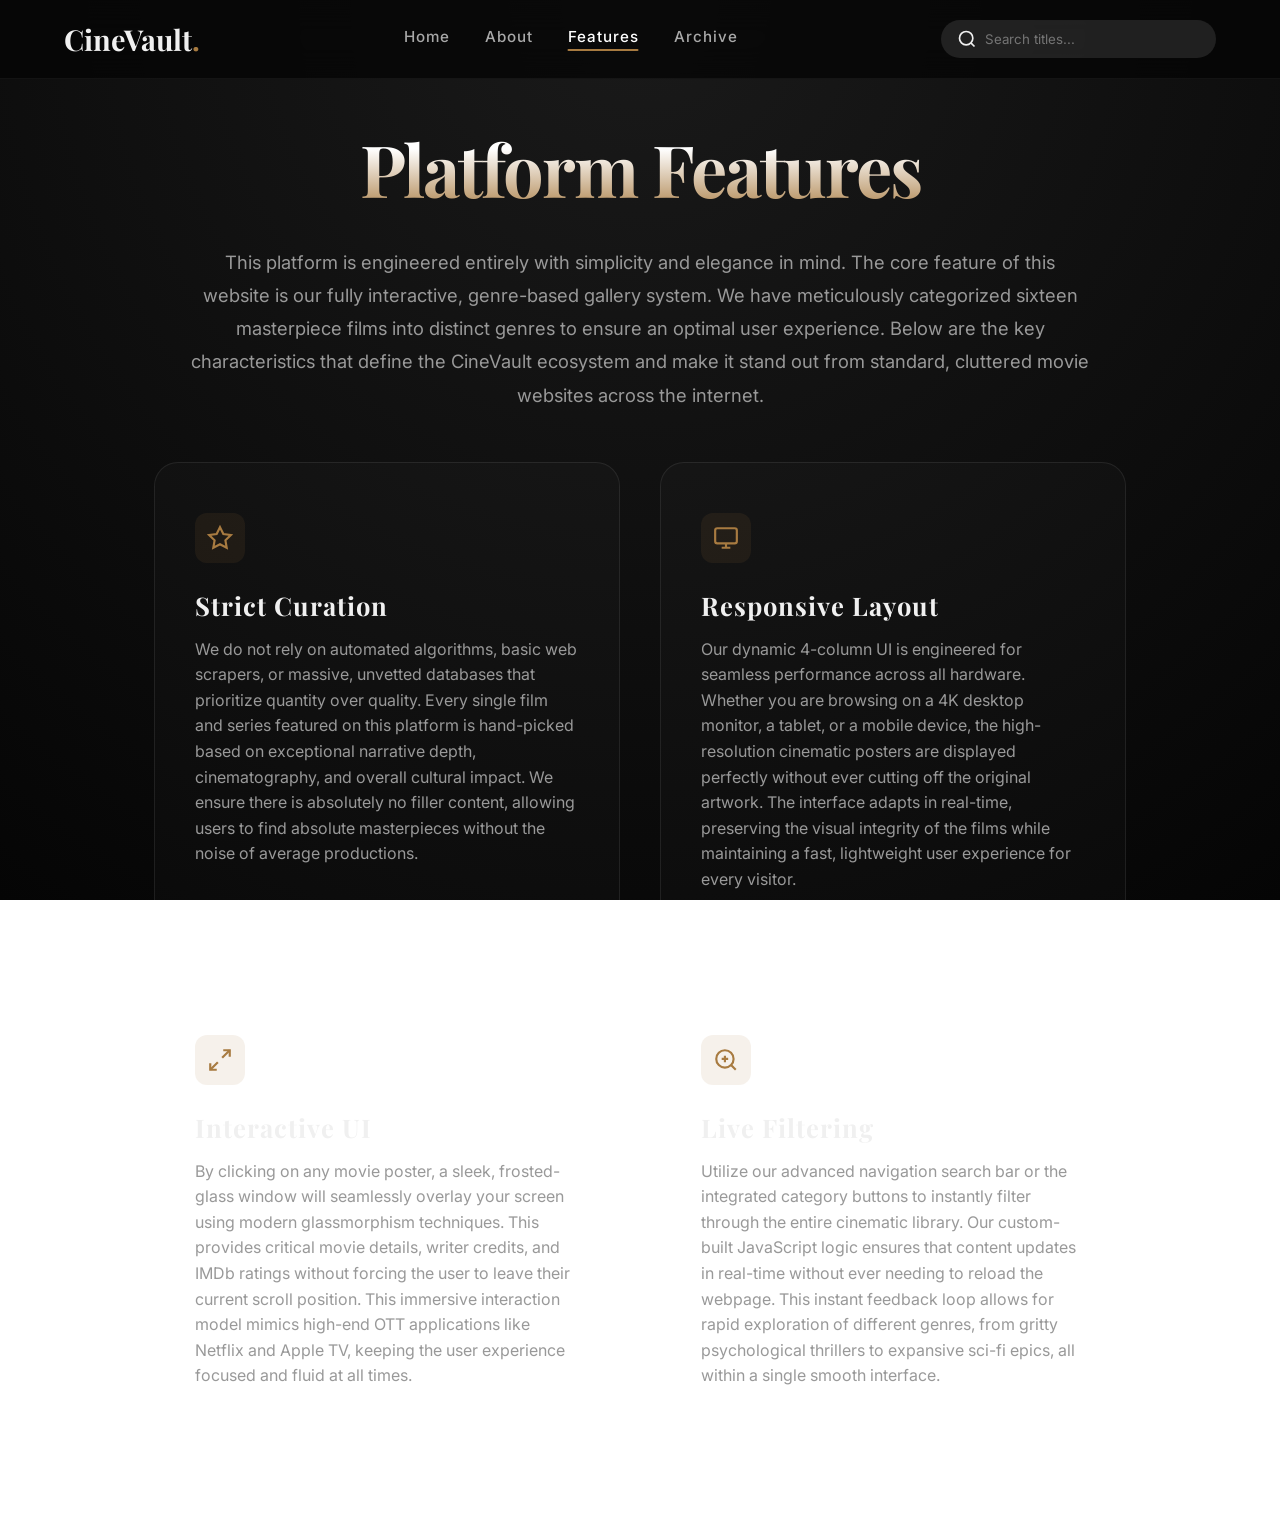
<file: features.html>
<!DOCTYPE html>
<html lang="en">
<head>
    <meta charset="UTF-8">
    <meta name="viewport" content="width=device-width, initial-scale=1.0">
    <title>CineVault | Features</title>
    <link rel="preconnect" href="https://fonts.googleapis.com">
    <link rel="preconnect" href="https://fonts.gstatic.com" crossorigin>
    <link href="https://fonts.googleapis.com/css2?family=Inter:wght@300;400;500;600&family=Playfair+Display:wght@600;700&display=swap" rel="stylesheet">
    <link rel="stylesheet" href="style.css">
</head>
<body>
    <!-- Sticky Navbar -->
    <nav id="navbar">
        <div class="nav-brand">CineVault<span>.</span></div>
        <div class="nav-links">
            <a href="index.html">Home</a>
            <a href="about.html">About</a>
            <a href="features.html" class="active">Features</a>
            <a href="gallery.html">Archive</a>
        </div>
        <div class="nav-search">
            <svg width="20" height="20" viewBox="0 0 24 24" fill="none" stroke="currentColor" stroke-width="2"><circle cx="11" cy="11" r="8"></circle><line x1="21" y1="21" x2="16.65" y2="16.65"></line></svg>
            <input type="text" id="searchInput" placeholder="Search titles...">
        </div>
    </nav>

    <div class="page-header fade-in-section">
        <h1 style="font-size: 3.5rem; color: #fff;">Platform Features</h1>
    </div>

    <div class="container fade-in-section" style="margin-top: 30px;">
        <p class="text-content" style="text-align: center; max-width: 900px; margin: 0 auto;">This platform is engineered entirely with simplicity and elegance in mind. The core feature of this website is our fully interactive, genre-based gallery system. We have meticulously categorized sixteen masterpiece films into distinct genres to ensure an optimal user experience. Below are the key characteristics that define the CineVault ecosystem and make it stand out from standard, cluttered movie websites across the internet.</p>
    </div>

   <div class="feature-grid-page fade-in-section">
        
        <!-- Feature 1 -->
        <div class="feature-box">
            <div class="feature-icon">
                <svg viewBox="0 0 24 24" fill="none" stroke="currentColor" stroke-width="2"><path d="M12 2l3.09 6.26L22 9.27l-5 4.87 1.18 6.88L12 17.77l-6.18 3.25L7 14.14 2 9.27l6.91-1.01L12 2z"/></svg>
            </div>
            <h3>Strict Curation</h3>
            <p>We do not rely on automated algorithms, basic web scrapers, or massive, unvetted databases that prioritize quantity over quality. Every single film and series featured on this platform is hand-picked based on exceptional narrative depth, cinematography, and overall cultural impact. We ensure there is absolutely no filler content, allowing users to find absolute masterpieces without the noise of average productions.</p>
        </div>

        <!-- Feature 2 -->
        <div class="feature-box">
            <div class="feature-icon">
                <svg viewBox="0 0 24 24" fill="none" stroke="currentColor" stroke-width="2"><rect x="2" y="3" width="20" height="14" rx="2" ry="2"/><line x1="8" y1="21" x2="16" y2="21"/><line x1="12" y1="17" x2="12" y2="21"/></svg>
            </div>
            <h3>Responsive Layout</h3>
            <p>Our dynamic 4-column UI is engineered for seamless performance across all hardware. Whether you are browsing on a 4K desktop monitor, a tablet, or a mobile device, the high-resolution cinematic posters are displayed perfectly without ever cutting off the original artwork. The interface adapts in real-time, preserving the visual integrity of the films while maintaining a fast, lightweight user experience for every visitor.</p>
        </div>

        <!-- Feature 3 -->
        <div class="feature-box">
            <div class="feature-icon">
                <svg viewBox="0 0 24 24" fill="none" stroke="currentColor" stroke-width="2"><path d="M15 3h6v6"/><path d="M9 21H3v-6"/><path d="M21 3l-7 7"/><path d="M3 21l7-7"/></svg>
            </div>
            <h3>Interactive UI</h3>
            <p>By clicking on any movie poster, a sleek, frosted-glass window will seamlessly overlay your screen using modern glassmorphism techniques. This provides critical movie details, writer credits, and IMDb ratings without forcing the user to leave their current scroll position. This immersive interaction model mimics high-end OTT applications like Netflix and Apple TV, keeping the user experience focused and fluid at all times.</p>
        </div>

        <!-- Feature 4 -->
        <div class="feature-box">
            <div class="feature-icon">
                <svg viewBox="0 0 24 24" fill="none" stroke="currentColor" stroke-width="2"><circle cx="11" cy="11" r="8"/><line x1="21" y1="21" x2="16.65" y2="16.65"/><line x1="11" y1="8" x2="11" y2="14"/><line x1="8" y1="11" x2="14" y2="11"/></svg>
            </div>
            <h3>Live Filtering</h3>
            <p>Utilize our advanced navigation search bar or the integrated category buttons to instantly filter through the entire cinematic library. Our custom-built JavaScript logic ensures that content updates in real-time without ever needing to reload the webpage. This instant feedback loop allows for rapid exploration of different genres, from gritty psychological thrillers to expansive sci-fi epics, all within a single smooth interface.</p>
        </div>

    </div>

    <script src="script.js"></script>
</body>
</html>
</file>
<file: style.css>
/* --- PREMIUM CINEMATIC UI --- */

:root {
    --bg-color: #0a0a0a;
    --surface-color: #141414;
    --text-main: #f0f0f0;
    --text-muted: #999;
    --accent-gold: #a87b41;
    --glass-bg: rgba(20, 20, 20, 0.65);
    --transition-smooth: all 0.4s cubic-bezier(0.25, 0.46, 0.45, 0.94);
}

/* Fixed: Pulled out of the * block */
html {
    scroll-behavior: smooth;
}

* {
    margin: 0;
    padding: 0;
    box-sizing: border-box;
}

body {
    background-color: var(--bg-color);
    color: var(--text-main);
    font-family: 'Inter', sans-serif;
    overflow-x: hidden;
}

h1, h2, h3, .nav-brand {
    font-family: 'Playfair Display', serif;
}

.container {
    max-width: 1200px;
    margin: 0 auto;
    padding: 0 5%;
}

/* --- NAVIGATION --- */
nav {
    position: fixed;
    top: 0;
    width: 100%;
    padding: 20px 5%;
    display: flex;
    justify-content: space-between;
    align-items: center;
    z-index: 1000;
    
    /* The Apple TV+ / Stripe Glass Effect */
    background: rgba(5, 5, 5, 0.75); 
    backdrop-filter: blur(16px);
    -webkit-backdrop-filter: blur(16px);
    border-bottom: 1px solid rgba(255, 255, 255, 0.05);
    transition: all 0.4s ease;
}

nav.scrolled {
    background: var(--glass-bg);
    backdrop-filter: blur(15px);
    border-bottom: 1px solid rgba(255,255,255,0.05);
    padding: 15px 5%;
}

.nav-brand {
    font-size: 1.8rem;
    font-weight: 700;
}

.nav-brand span {
    color: var(--accent-gold);
}

.nav-links {
    display: flex;
    gap: 35px; /* Increased breathing room */
}

.nav-links a {
    color: rgba(255, 255, 255, 0.65); /* Muted by default */
    text-decoration: none;
    font-weight: 500;
    font-size: 0.95rem;
    letter-spacing: 1px;
    position: relative;
    padding-bottom: 5px;
    transition: color 0.3s ease;
}

.nav-links a:hover, .nav-links a.active {
    color: #ffffff; /* Bright on hover/active */
}

/* Animated Gold Underline */
.nav-links a::after {
    content: '';
    position: absolute;
    width: 0;
    height: 2px;
    bottom: 0;
    left: 50%;
    background-color: var(--accent-gold);
    transition: all 0.3s cubic-bezier(0.25, 0.46, 0.45, 0.94);
    transform: translateX(-50%);
    border-radius: 2px;
}

.nav-links a:hover::after, .nav-links a.active::after {
    width: 100%;
}

.nav-search {
    display: flex;
    align-items: center;
    background: rgba(255,255,255,0.1);
    border-radius: 20px;
    padding: 8px 15px;
    border: 1px solid transparent;
    transition: var(--transition-smooth);
}

.nav-search:focus-within {
    border-color: var(--accent-gold);
    background: rgba(255,255,255,0.15);
}

.nav-search input {
    background: transparent;
    border: none;
    color: white;
    outline: none;
    margin-left: 8px;
    font-family: 'Inter';
}

/* --- HERO SECTION --- */
/* --- PREMIUM HERO SECTION --- */
.hero {
    position: relative;
    height: 100vh;
    width: 100%;
    display: flex;
    align-items: center;
    background-color: #050505;
    overflow: hidden;
}

/* Film Grain Effect */
.film-grain {
    position: absolute;
    top: 0; left: 0;
    width: 100%; height: 100%;
    background-image: url('https://grainy-gradients.vercel.app/noise.svg');
    opacity: 0.15;
    pointer-events: none;
    z-index: 5;
}

/* Background & Overlays */
.hero-bg {
    position: absolute;
    top: 0; left: 0;
    width: 100%; height: 100%;
    z-index: 1;
}

.hero-bg img {
    width: 100%;
    height: 100%;
    object-fit: cover;
    transform: scale(1.05); /* Prepped for parallax */
}

.hero-overlay {
    position: absolute;
    inset: 0;
    background: 
        /* Deep Black Edge (Vignette) */
        radial-gradient(circle at 30% 50%, transparent 0%, rgba(5,5,5,0.8) 100%),
        /* Left-to-Right Text Protection */
        linear-gradient(to right, rgba(5,5,5,1) 0%, rgba(5,5,5,0.4) 40%, transparent 100%),
        /* Bottom Fade into next section */
        linear-gradient(to top, rgba(5,5,5,1) 0%, transparent 30%);
}

/* Layout */
.hero-container {
    position: relative;
    z-index: 10;
    display: grid;
    grid-template-columns: 1.2fr 0.8fr;
    align-items: center;
    width: 100%;
}

/* Typography Hierarchy */
.featured-badge {
    color: var(--accent-gold);
    text-transform: uppercase;
    letter-spacing: 4px;
    font-size: 0.8rem;
    font-weight: 700;
    margin-bottom: 20px;
    display: flex;
    align-items: center;
    gap: 10px;
}

.pulse {
    width: 8px; height: 8px;
    background: var(--accent-gold);
    border-radius: 50%;
    box-shadow: 0 0 10px var(--accent-gold);
    animation: badge-pulse 2s infinite;
}

.hero-title {
    font-family: 'Playfair Display', serif;
    font-size: clamp(4rem, 10vw, 7.5rem);
    line-height: 0.9;
    margin-bottom: 15px;
    color: #fff;
    text-shadow: 0 0 30px rgba(168, 123, 65, 0.2);
}

.hero-subtitle {
    font-family: 'Inter', sans-serif;
    font-size: 1.2rem;
    color: var(--text-muted);
    letter-spacing: 5px;
    text-transform: uppercase;
    margin-bottom: 40px;
    max-width: 500px;
}

/* Floating Card Element */
.hero-secondary {
    display: flex;
    justify-content: center;
    perspective: 1000px;
}

.floating-card {
    width: 280px;
    aspect-ratio: 2/3;
    border-radius: 20px;
    position: relative;
    transform: rotateY(-15deg) rotateX(5deg);
    transition: var(--transition-smooth);
    box-shadow: 0 50px 80px rgba(0,0,0,0.8);
    overflow: hidden;
    border: 1px solid rgba(255,255,255,0.1);
}

.floating-card img {
    width: 100%; height: 100%;
    object-fit: cover;
}

.card-glow {
    position: absolute;
    inset: 0;
    background: radial-gradient(circle at top left, rgba(168, 123, 65, 0.3), transparent);
    z-index: 2;
}

.card-meta {
    position: absolute;
    bottom: 20px;
    left: 20px;
    z-index: 3;
    display: flex;
    gap: 15px;
}

.rating { color: var(--accent-gold); font-weight: 700; }

/* Scroll Indicator */
.scroll-indicator {
    position: absolute;
    bottom: 40px;
    left: 50%;
    transform: translateX(-50%);
    z-index: 10;
}

.mouse {
    width: 24px; height: 40px;
    border: 2px solid var(--text-muted);
    border-radius: 20px;
    display: flex;
    justify-content: center;
}

.wheel {
    width: 3px; height: 8px;
    background: var(--accent-gold);
    border-radius: 2px;
    margin-top: 8px;
    animation: scroll-wheel 2s infinite;
}

/* --- ANIMATIONS --- */
@keyframes fadeInUp {
    from { opacity: 0; transform: translateY(40px); }
    to { opacity: 1; transform: translateY(0); }
}

@keyframes badge-pulse {
    0% { transform: scale(1); opacity: 1; }
    50% { transform: scale(1.5); opacity: 0.5; }
    100% { transform: scale(1); opacity: 1; }
}

@keyframes scroll-wheel {
    0% { transform: translateY(0); opacity: 1; }
    100% { transform: translateY(15px); opacity: 0; }
}

.fade-in-up { animation: fadeInUp 1.2s cubic-bezier(0.2, 0, 0.2, 1) forwards; }

/* Mobile View */
@media (max-width: 992px) {
    .hero-container { grid-template-columns: 1fr; text-align: center; }
    .hero-secondary { display: none; }
    .hero-subtitle { margin: 0 auto 40px auto; letter-spacing: 2px; }
    .hero-title { font-size: 4.5rem; }
}

/* --- SECTION TITLES (Fixed Alignment) --- */
/* --- SECTION TITLES (Fixed Alignment) --- */
.section-container {
    max-width: 1350px;
    margin: 0 auto;
    padding: 0 24px;
}

/* --- UNIVERSAL SECTION TITLES (Centered Aesthetic) --- */
.section-title {
    font-size: 2.2rem;
    font-weight: 600;
    color: #ffffff;
    display: flex;
    flex-direction: column; /* Puts the gold bar ABOVE the text for a premium look */
    align-items: center;
    justify-content: center;
    gap: 15px;
    margin: 80px auto 40px auto;
    text-align: center;
}

.section-title::before {
    content: "";
    display: block;
    width: 60px; /* Wider horizontal bar looks better when centered */
    height: 4px;
    background: linear-gradient(to right, transparent, var(--accent-gold), transparent);
    border-radius: 2px;
}

/* --- WELCOME SECTION TEXT --- */
.welcome-text-wrapper {
    text-align: center; /* Centers the actual paragraph text */
    max-width: 850px;   /* Keeps text from stretching too wide and looking messy */
    margin: 0 auto;
}

/* --- TRENDING SECTION WRAPPER --- */
.trending-section {
    display: block;
    width: 100%;
    margin-top: 40px;
    text-align: center;
}

.section-title::before {
    display: none; /* Kills any lingering center-lines */
}

/* --- TRENDING SCROLL ANIMATION (Massive Cinematic Scale) --- */
/* --- HORIZONTAL TRENDING ROW --- */

.trending-section .section-title {
    margin-left: 5%; /* FIX: Perfectly aligns with the 5% padding of the text above it */
}

.trending-row {
    display: flex;
    gap: 24px; /* Normal gap */
    overflow-x: auto;
    padding: 20px 5%;
    scroll-behavior: smooth;
    transition: gap 0.6s cubic-bezier(0.25, 0.46, 0.45, 0.94), padding 0.6s ease;
}

.trending-row::-webkit-scrollbar {
    display: none;
}

.trending-card {
    min-width: 300px;
    max-width: 300px;
    height: 170px;
    border-radius: 16px;
    overflow: hidden;
    flex-shrink: 0;
    transition: transform 0.6s cubic-bezier(0.25, 0.46, 0.45, 0.94), box-shadow 0.6s ease, border 0.6s ease;
    border: 1px solid transparent;
}

.trending-card img {
    width: 100%;
    height: 100%;
    object-fit: cover;
    display: block;
}

/* NORMAL Hover (when not scrolled to center yet) */
.trending-card:hover {
    transform: translateY(-6px) scale(1.04);
    box-shadow: 0 15px 40px rgba(0,0,0,0.8), 0 0 25px rgba(168, 123, 65, 0.25);
}

/* --- TRENDING SCROLL ANIMATION (Subtle & Aesthetic) --- */
.trending-row.focused-scale {
    gap: 45px; /* Creates exactly enough room for the elegant scale without overlapping */
    padding-top: 40px; 
    padding-bottom: 50px; 
}

.trending-row.focused-scale .trending-card {
    transform: scale(1.08); /* A much more elegant 8% enlargement */
    box-shadow: 0 20px 40px rgba(0,0,0,0.8), 0 0 20px rgba(168, 123, 65, 0.25);
    border: 1px solid rgba(168, 123, 65, 0.3); /* Subtle premium border */
}

/* Hovering while it is enlarged */
.trending-row.focused-scale .trending-card:hover {
    transform: scale(1.12) translateY(-6px); /* Very slight extra lift on hover */
    border-color: var(--accent-gold);
    box-shadow: 0 25px 50px rgba(0,0,0,0.9), 0 0 35px rgba(168, 123, 65, 0.5);
    z-index: 10;
}

/* Mobile Adjustments */
@media (max-width: 768px) {
    .trending-card {
        min-width: 280px;
        max-width: 280px;
        height: 157px;
    }
}

/* --- CATEGORY TABS --- */
.category-tabs {
    display: flex;
    justify-content: center; /* Centers the tabs perfectly */
    gap: 15px;
    margin-bottom: 30px;
}

.tab-btn {
    background: transparent;
    border: 1px solid #333;
    color: var(--text-muted);
    padding: 8px 20px;
    border-radius: 20px;
    cursor: pointer;
    transition: var(--transition-smooth);
}

.tab-btn.active, .tab-btn:hover {
    background: #fff;
    color: #000;
    border-color: #fff;
}

/* --- GALLERY & GRID --- */
.movie-grid {
    display: grid;
    grid-template-columns: repeat(4, 1fr);
    gap: 20px;
    padding-bottom: 60px;
}

.movie-card {
    position: relative;
    border-radius: 12px;
    overflow: hidden;
    cursor: pointer;
    background: var(--surface-color);
    aspect-ratio: 2 / 3;
    width: 100%;
    transition: transform 0.4s cubic-bezier(0.25, 0.46, 0.45, 0.94), box-shadow 0.4s ease, border 0.4s ease;
    border: 1px solid transparent;
}

.movie-card.skeleton {
    animation: pulse 1.5s infinite;
}

@keyframes pulse {
    0% { background-color: #1a1a1a; }
    50% { background-color: #2a2a2a; }
    100% { background-color: #1a1a1a; }
}

.movie-card img {
    width: 100%;
    height: 100%;
    object-fit: cover;
    transition: transform 0.6s cubic-bezier(0.25, 0.46, 0.45, 0.94);
}

.movie-card::after {
    content: '';
    position: absolute;
    bottom: 0;
    left: 0;
    width: 100%;
    height: 60%;
    background: linear-gradient(to top, rgba(0,0,0,0.9), transparent);
    opacity: 0;
    transition: var(--transition-smooth);
}

.rating-badge {
    position: absolute;
    top: 10px;
    right: 10px;
    background: rgba(0,0,0,0.7);
    backdrop-filter: blur(5px);
    color: var(--accent-gold);
    padding: 4px 8px;
    border-radius: 6px;
    font-size: 0.85rem;
    font-weight: 600;
    z-index: 2;
    border: 1px solid rgba(168, 123, 65, 0.3);
}

.fav-btn {
    position: absolute;
    top: 10px;
    left: 10px;
    z-index: 2;
    color: rgba(255,255,255,0.5);
    background: rgba(0,0,0,0.5);
    padding: 6px;
    border-radius: 50%;
    transition: var(--transition-smooth);
}

.fav-btn:hover, .fav-btn.active {
    color: #ff3b30;
    transform: scale(1.1);
}

.fav-btn.active svg {
    fill: #ff3b30;
}

.card-overlay {
    position: absolute;
    bottom: 0;
    left: 0;
    padding: 20px;
    width: 100%;
    z-index: 3;
    transform: translateY(20px);
    opacity: 0;
    transition: var(--transition-smooth);
}

.movie-title {
    font-size: 1.2rem;
    margin-bottom: 5px;
}

.movie-preview {
    font-size: 0.85rem;
    color: #ccc;
    display: -webkit-box;
    -webkit-line-clamp: 2;
    -webkit-box-orient: vertical;
    overflow: hidden;
}

.movie-card:hover {
    box-shadow: 0 0 30px rgba(168, 123, 65, 0.4);
    border: 1px solid rgba(168, 123, 65, 0.5);
    z-index: 10;
}

.movie-card:hover img {
    transform: scale(1.08);
}

.movie-card:hover::after {
    opacity: 1;
}

.movie-card:hover .card-overlay {
    transform: translateY(0);
    opacity: 1;
}

/* Responsive Grid Adjustments */
@media (max-width: 1024px) {
    .movie-grid { grid-template-columns: repeat(3, 1fr); }
}

@media (max-width: 768px) {
    .movie-grid {
        grid-template-columns: repeat(2, 1fr);
        gap: 15px;
    }
}

@media (max-width: 480px) {
    .movie-grid {
        grid-template-columns: 1fr;
        max-width: 320px;
        margin: 0 auto;
    }
}

/* --- GLASSMORPHISM MODAL --- */
.modal {
    position: fixed;
    top: 0;
    left: 0;
    width: 100%;
    height: 100%;
    z-index: 2000;
    display: flex;
    align-items: center;
    justify-content: center;
    visibility: hidden;
    opacity: 0;
    transition: visibility 0s 0.4s, opacity 0.4s;
}

.modal.active {
    visibility: visible;
    opacity: 1;
    transition: opacity 0.4s;
}

.modal-backdrop {
    position: absolute;
    width: 100%;
    height: 100%;
    background: rgba(0,0,0,0.7);
    backdrop-filter: blur(10px);
}

.modal-content {
    position: relative;
    background: var(--surface-color);
    border: 1px solid rgba(255,255,255,0.1);
    border-radius: 20px;
    width: 90%;
    max-width: 800px;
    padding: 40px;
    z-index: 2001;
    transform: scale(0.9);
    transition: transform 0.4s cubic-bezier(0.25, 0.46, 0.45, 0.94);
    box-shadow: 0 25px 50px rgba(0,0,0,0.5);
}

.modal-content img {
    width: 220px;
    height: 330px;
    object-fit: cover;
    border-radius: 12px;
}

.modal.active .modal-content {
    transform: scale(1);
}

.close {
    position: absolute;
    top: 20px;
    right: 25px;
    font-size: 2rem;
    color: var(--text-muted);
    cursor: pointer;
    transition: color 0.3s;
}

.close:hover { color: #fff; }

.modal-layout {
    display: flex;
    gap: 40px;
}

.modal-poster img {
    width: 250px;
    border-radius: 12px;
    box-shadow: 0 10px 30px rgba(0,0,0,0.5);
}

.modal-meta {
    display: flex;
    gap: 15px;
    margin: 15px 0;
    font-size: 0.9rem;
    color: var(--text-muted);
}

.meta-rating {
    color: var(--accent-gold);
    font-weight: 600;
}

.modal-summary {
    line-height: 1.8;
    color: #ccc;
}

/* --- SCROLL ANIMATIONS --- */
.fade-in-section {
    opacity: 0;
    transform: translateY(30px);
    transition: opacity 0.8s ease-out, transform 0.8s ease-out;
    will-change: opacity, visibility;
}

.fade-in-section.is-visible {
    opacity: 1;
    transform: none;
}

/* Mobile Adjustments */
@media (max-width: 768px) {
    .modal-layout { flex-direction: column; }
    .modal-poster img { width: 100%; max-width: 200px; }
    .hero h1 { font-size: 2.5rem; }
    nav { flex-wrap: wrap; }
    .nav-search { order: 3; width: 100%; margin-top: 15px; }
}
/* --- ABOUT & FEATURES PAGES --- */
.page-header { margin-top: 120px; text-align: center; }
.text-content { font-size: 1.15rem; line-height: 1.8; color: var(--text-muted); margin-bottom: 20px; }

.split-section { display: flex; gap: 50px; align-items: center; margin-top: 40px; padding: 0 5%; }
.split-text { flex: 1; }
.split-image { flex: 1; }
.split-image img { width: 100%; border-radius: 15px; box-shadow: 0 15px 40px rgba(0,0,0,0.8); }

.feature-grid-page { display: grid; grid-template-columns: repeat(auto-fit, minmax(250px, 1fr)); gap: 30px; padding: 0 5%; margin-top: 50px;}
.feature-box { background: #141414; padding: 40px; border-radius: 15px; border: 1px solid #333; text-align: center; transition: var(--transition-smooth); }
.feature-box:hover { transform: translateY(-5px); border-color: var(--accent-gold); box-shadow: 0 10px 30px rgba(168, 123, 65, 0.15); }
.feature-box h3 { color: var(--text-main); margin-bottom: 15px; font-size: 1.4rem; }
.feature-box p { color: var(--text-muted); font-size: 1rem; line-height: 1.6; }

@media (max-width: 768px) { .split-section { flex-direction: column; } }
/* --- TRENDING SCROLL ANIMATION (NEW) --- */

/* 1. Tell the row to transition smoothly when the gap changes */
.trending-row {
    transition: gap 0.6s cubic-bezier(0.25, 0.46, 0.45, 0.94);
}

/* 2. The active class that gets added when you scroll to it */
.trending-row.focused-scale {
    gap: 50px; /* Pushes the cards apart to make room for scaling */
    justify-content: center; /* Centers the group on large screens */
    padding-top: 20px; 
    padding-bottom: 40px; /* Extra padding so the shadow isn't cut off */
}

/* 3. Enlarge the cards */
.trending-row.focused-scale .trending-card {
    transform: scale(1.12); /* Cinematic zoom */
    box-shadow: 0 15px 35px rgba(0,0,0,0.8), 0 0 20px rgba(168, 123, 65, 0.2);
    transition: transform 0.6s cubic-bezier(0.25, 0.46, 0.45, 0.94), box-shadow 0.6s ease;
}

/* 4. Ensure your hover effect still looks amazing while enlarged */
.trending-row.focused-scale .trending-card:hover {
    transform: scale(1.18) translateY(-8px);
    box-shadow: 0 20px 40px rgba(0,0,0,0.9), 0 0 35px rgba(168, 123, 65, 0.5);
    z-index: 10;
}
/* --- PREMIUM ABOUT PAGE ENHANCEMENTS --- */

/* 1. Add depth to the background */
body {
    background: radial-gradient(circle at top, #1a1a1a 0%, #050505 100%);
    background-attachment: fixed;
}

/* 2. Style the Title for high-end impact */
.page-header h1 {
    font-size: 4.5rem !important;
    letter-spacing: -2px;
    background: linear-gradient(to bottom, #fff 30%, var(--accent-gold) 100%);
    -webkit-background-clip: text;
    -webkit-text-fill-color: transparent;
    margin-bottom: 10px;
}

/* 3. The "Editorial" Glass Card */
.about-card {
    background: rgba(255, 255, 255, 0.03);
    backdrop-filter: blur(10px);
    border: 1px solid rgba(255, 255, 255, 0.05);
    border-radius: 24px;
    padding: 60px;
    display: flex;
    gap: 60px;
    align-items: center;
    box-shadow: 0 40px 100px rgba(0,0,0,0.5);
    margin-bottom: 100px;
}

/* 4. Artistic Image Treatment */
.split-image img {
    width: 100%;
    border-radius: 15px;
    filter: grayscale(0.2) contrast(1.1); /* Makes colors pop in a classy way */
    transition: var(--transition-smooth);
    border: 1px solid rgba(168, 123, 65, 0.3);
}

.split-image {
    position: relative;
}

/* Adds a gold glow behind the image */
.split-image::after {
    content: '';
    position: absolute;
    top: 10%;
    left: 10%;
    width: 80%;
    height: 80%;
    background: var(--accent-gold);
    filter: blur(80px);
    opacity: 0.15;
    z-index: -1;
}

/* 5. Gold Quote Highlight */
.gold-quote {
    font-family: 'Playfair Display', serif;
    font-size: 1.8rem;
    color: var(--accent-gold);
    line-height: 1.4;
    margin: 30px 0;
    border-left: 3px solid var(--accent-gold);
    padding-left: 25px;
    font-style: italic;
}
/* --- PREMIUM FEATURE PAGE ENHANCEMENTS --- */

/* 1. Force a balanced 2x2 Grid */
.feature-grid-page {
    display: grid;
    grid-template-columns: repeat(2, 1fr); /* Two equal columns */
    gap: 40px;
    max-width: 1100px;
    margin: 50px auto 100px auto;
    padding: 0 5%;
}

/* 2. Refined Glassmorphism Card */
.feature-box {
    background: rgba(255, 255, 255, 0.02);
    backdrop-filter: blur(12px);
    -webkit-backdrop-filter: blur(12px);
    border: 1px solid rgba(255, 255, 255, 0.08);
    padding: 50px 40px;
    border-radius: 24px;
    text-align: left; /* Left align for a more professional 'tech' look */
    transition: all 0.5s cubic-bezier(0.23, 1, 0.32, 1);
    position: relative;
    overflow: hidden;
}

/* 3. The Glow Effect on Hover */
.feature-box:hover {
    transform: translateY(-10px);
    background: rgba(255, 255, 255, 0.05);
    border-color: var(--accent-gold);
    box-shadow: 0 30px 60px rgba(0,0,0,0.6), 0 0 20px rgba(168, 123, 65, 0.1);
}

/* 4. Icon Styling */
.feature-icon {
    width: 50px;
    height: 50px;
    margin-bottom: 25px;
    color: var(--accent-gold);
    background: rgba(168, 123, 65, 0.1);
    padding: 12px;
    border-radius: 12px;
}

.feature-box h3 {
    font-size: 1.6rem;
    margin-bottom: 15px;
    letter-spacing: 1px;
}

/* Mobile: Single Column for readability */
@media (max-width: 900px) {
    .feature-grid-page {
        grid-template-columns: 1fr;
    }
}
/* --- PREMIUM BUTTON STANDARDIZATION --- */
.btn-primary {
    background: linear-gradient(135deg, #d4a85a 0%, #a87b41 100%);
    color: #0a0a0a; /* Dark text for high contrast */
    border: none;
    padding: 12px 28px;
    border-radius: 30px; /* Pill shape */
    font-size: 1rem;
    font-weight: 700;
    font-family: 'Inter', sans-serif;
    text-transform: uppercase;
    letter-spacing: 1px;
    cursor: pointer;
    box-shadow: 0 4px 15px rgba(0, 0, 0, 0.3);
    transition: all 0.3s cubic-bezier(0.25, 0.8, 0.25, 1);
    display: inline-block;
}

.btn-primary:hover {
    transform: scale(1.05) translateY(-2px); /* Smooth scale and lift */
    box-shadow: 0 8px 25px rgba(168, 123, 65, 0.4); /* Gold glow */
    color: #000;
}

/* --- SMOOTH MODAL ANIMATIONS --- */
.modal {
    position: fixed;
    top: 0; left: 0; width: 100%; height: 100%;
    z-index: 2000;
    display: flex;
    align-items: center;
    justify-content: center;
    visibility: hidden;
    opacity: 0;
    transition: opacity 0.3s ease, visibility 0.3s ease; /* Fade in/out */
}

.modal.active {
    visibility: visible;
    opacity: 1;
}

.modal-content {
    transform: scale(0.95); /* Start slightly smaller */
    opacity: 0;
    transition: transform 0.4s cubic-bezier(0.175, 0.885, 0.32, 1.275), opacity 0.4s ease;
}

.modal.active .modal-content {
    transform: scale(1); /* Spring up to full size */
    opacity: 1;
}

/* Modal Poster Fade-in Prep */
#modalImg {
    transition: opacity 0.3s ease;
    border-radius: 12px;
}
/* --- CINEMATIC CREATOR CREDIT --- */
.cinematic-credit {
    display: flex;
    flex-direction: column;
    gap: 4px;
    margin-top: -5px; /* Pulls it tight underneath the massive title */
    margin-bottom: 30px;
    opacity: 0; /* Prepares for fade-in */
    animation: creditFadeIn 1.5s cubic-bezier(0.25, 0.8, 0.25, 1) 0.6s forwards; /* 0.6s delay so it appears after the title */
}

.credit-prefix {
    font-family: 'Inter', sans-serif;
    font-size: 0.55rem;
    text-transform: uppercase;
    letter-spacing: 6px; /* Extreme spacing for the "A FILM BY" feel */
    color: rgba(255, 255, 255, 0.4); /* Muted light grey */
    padding-left: 2px; /* Optically aligns with the wider letter-spacing below */
}

.credit-name {
    font-family: 'Playfair Display', serif;
    font-size: 1rem;
    letter-spacing: 4px;
    color: rgba(168, 123, 65, 0.8); /* Subtle 80% opacity gold tint */
    text-transform: uppercase;
    font-style: italic; /* Classic movie credit feel */
}

/* Custom delayed fade-in animation */
@keyframes creditFadeIn {
    from { 
        opacity: 0; 
        transform: translateY(10px); 
    }
    to { 
        opacity: 1; 
        transform: translateY(0); 
    }
}

/* Mobile Adjustment - Centers the credit when the hero shifts to center */
@media (max-width: 992px) {
    .cinematic-credit {
        align-items: center;
        margin-top: 5px;
        margin-bottom: 25px;
    }
    .credit-prefix {
        letter-spacing: 4px; /* Slightly tighter on small screens */
    }
}
/* --- CINEMATIC HERO TITLE & SIGNATURE --- */

.hero-title-wrapper {
    display: inline-flex;
    align-items: baseline; /* Locks the signature to the bottom edge of the title */
    flex-wrap: wrap;
    gap: 15px; /* Spacing between title and signature */
    margin-bottom: 15px;
}

.hero-title {
    font-family: 'Playfair Display', serif;
    font-size: clamp(4rem, 10vw, 7.5rem);
    line-height: 0.9;
    margin: 0; /* Margin is now handled by the wrapper */
    color: #fff;
    text-shadow: 0 0 30px rgba(168, 123, 65, 0.2);
}

.cinematic-signature {
    font-family: 'Inter', sans-serif;
    font-size: 0.85rem;
    font-weight: 300;
    text-transform: uppercase;
    letter-spacing: 5px; /* Wide, cinematic spacing */
    color: rgba(255, 255, 255, 0.7); /* Muted white at 70% opacity */
    opacity: 0;
    /* Soft, delayed fade-in so it appears just after the main title */
    animation: signatureFade 2s ease-out 0.8s forwards; 
}

@keyframes signatureFade {
    from { 
        opacity: 0; 
        transform: translateX(-5px); /* Very slight drift into place */
    }
    to { 
        opacity: 1; 
        transform: translateX(0); 
    }
}

/* Mobile Adjustment: Tucks the signature neatly underneath if the screen is too narrow */
@media (max-width: 768px) {
    .hero-title-wrapper {
        justify-content: center;
        gap: 8px;
    }
    .cinematic-signature {
        font-size: 0.7rem;
        letter-spacing: 3px;
    }
}
/* --- PERFECT HERO TYPOGRAPHY STACK --- */

.hero-title {
    font-family: 'Playfair Display', serif;
    font-size: clamp(4rem, 10vw, 7.5rem);
    line-height: 0.9;
    margin-bottom: 15px; /* Perfect breathing room above signature */
    color: #fff;
    text-shadow: 0 0 30px rgba(168, 123, 65, 0.2);
}

/* --- THE CINEMATIC SIGNATURE --- */
.cinematic-signature {
    display: flex;
    align-items: center;
    gap: 15px; /* Space between the line and your name */
    font-family: 'Inter', sans-serif;
    font-size: 0.75rem; /* Smaller than subtitle */
    font-weight: 400; /* Light/Medium weight */
    text-transform: uppercase;
    letter-spacing: 6px; /* Extreme cinematic spacing */
    color: rgba(168, 123, 65, 0.85); /* Premium gold tint at 85% opacity */
    margin-bottom: 35px; /* Consistent spacing before the subtitle */
    padding-left: 4px; /* Optical alignment fix for the curve of the 'C' above it */
    text-shadow: 0 2px 10px rgba(0, 0, 0, 0.6); /* Readability against bright backgrounds */
    
    /* Subtle fade-in animation */
    opacity: 0;
    animation: signatureFadeIn 1.5s cubic-bezier(0.25, 0.8, 0.25, 1) 0.8s forwards;
}

/* The Premium Cinematic Line */
.cinematic-signature::before {
    content: "";
    display: block;
    width: 30px;
    height: 1px;
    background-color: rgba(168, 123, 65, 0.6);
}

.hero-subtitle {
    font-family: 'Inter', sans-serif;
    font-size: 1.2rem;
    color: var(--text-muted);
    letter-spacing: 5px;
    text-transform: uppercase;
    margin-bottom: 40px;
}

/* Animation Keyframes */
@keyframes signatureFadeIn {
    from {
        opacity: 0;
        transform: translateY(5px);
    }
    to {
        opacity: 1;
        transform: translateY(0);
    }
}
/* --- BUTTON FIX & INTERACTION --- */
.btn-primary {
    background: linear-gradient(135deg, #d4a85a 0%, #a87b41 100%);
    color: #050505;
    border: none;
    padding: 14px 32px;
    border-radius: 30px;
    font-size: 1rem;
    font-weight: 700;
    font-family: 'Inter', sans-serif;
    text-transform: uppercase;
    letter-spacing: 1.5px;
    cursor: pointer;
    box-shadow: 0 4px 15px rgba(0, 0, 0, 0.4);
    transition: all 0.3s cubic-bezier(0.25, 0.8, 0.25, 1);
    display: inline-block;
}

.btn-primary:hover {
    transform: scale(1.05); /* Slight scale */
    box-shadow: 0 8px 25px rgba(168, 123, 65, 0.5); /* Soft gold glow */
    color: #000;
}

.btn-primary:active {
    transform: scale(0.98); /* Active press effect */
    box-shadow: 0 4px 10px rgba(168, 123, 65, 0.3);
}

/* --- PREMIUM EDITORIAL WELCOME SECTION --- */
.welcome-section {
    padding: 120px 5%;
    /* Subtle radial glow matching the cinematic aesthetic */
    background: radial-gradient(circle at top center, rgba(30, 30, 30, 0.4) 0%, #050505 80%);
    position: relative;
}

.welcome-container {
    max-width: 850px;
    margin: 0 auto;
    text-align: center;
    /* Ultra-subtle Glass Panel */
    background: rgba(255, 255, 255, 0.015);
    backdrop-filter: blur(12px);
    -webkit-backdrop-filter: blur(12px);
    border: 1px solid rgba(255, 255, 255, 0.05);
    padding: 70px 60px;
    border-radius: 24px;
    box-shadow: 0 30px 60px rgba(0, 0, 0, 0.4);
}

.welcome-title {
    font-family: 'Playfair Display', serif;
    font-size: 2.8rem;
    color: #ffffff;
    margin-bottom: 20px;
    text-shadow: 0 0 40px rgba(168, 123, 65, 0.2); /* Soft gold backlight */
}

.gold-divider {
    width: 50px;
    height: 2px;
    background: var(--accent-gold, #a87b41);
    border: none;
    margin: 0 auto 40px auto;
    border-radius: 2px;
}

/* Typography Hierarchy */
.welcome-quote {
    font-family: 'Playfair Display', serif;
    font-size: 1.4rem;
    line-height: 1.7;
    color: #e0e0e0;
    font-style: italic;
    margin-bottom: 40px;
    padding: 0 20px;
}

.welcome-text {
    font-family: 'Inter', sans-serif;
    font-size: 1.05rem;
    line-height: 1.85; /* Improved breathing room */
    color: #999999;
    margin-bottom: 25px;
}

.welcome-text:last-child {
    margin-bottom: 0;
}

.gold-highlight {
    color: var(--accent-gold, #a87b41);
    font-weight: 500;
}

/* Scroll Animation Base */
.fade-in-up {
    opacity: 0;
    transform: translateY(30px);
    transition: opacity 0.8s cubic-bezier(0.25, 0.8, 0.25, 1), transform 0.8s cubic-bezier(0.25, 0.8, 0.25, 1);
    will-change: opacity, transform;
}

.fade-in-up.is-visible {
    opacity: 1;
    transform: translateY(0);
}

/* Mobile Adjustments */
@media (max-width: 768px) {
    .welcome-container {
        padding: 40px 25px;
    }
    .welcome-title {
        font-size: 2.2rem;
    }
    .welcome-quote {
        font-size: 1.2rem;
        padding: 0;
    }
}
</file>
